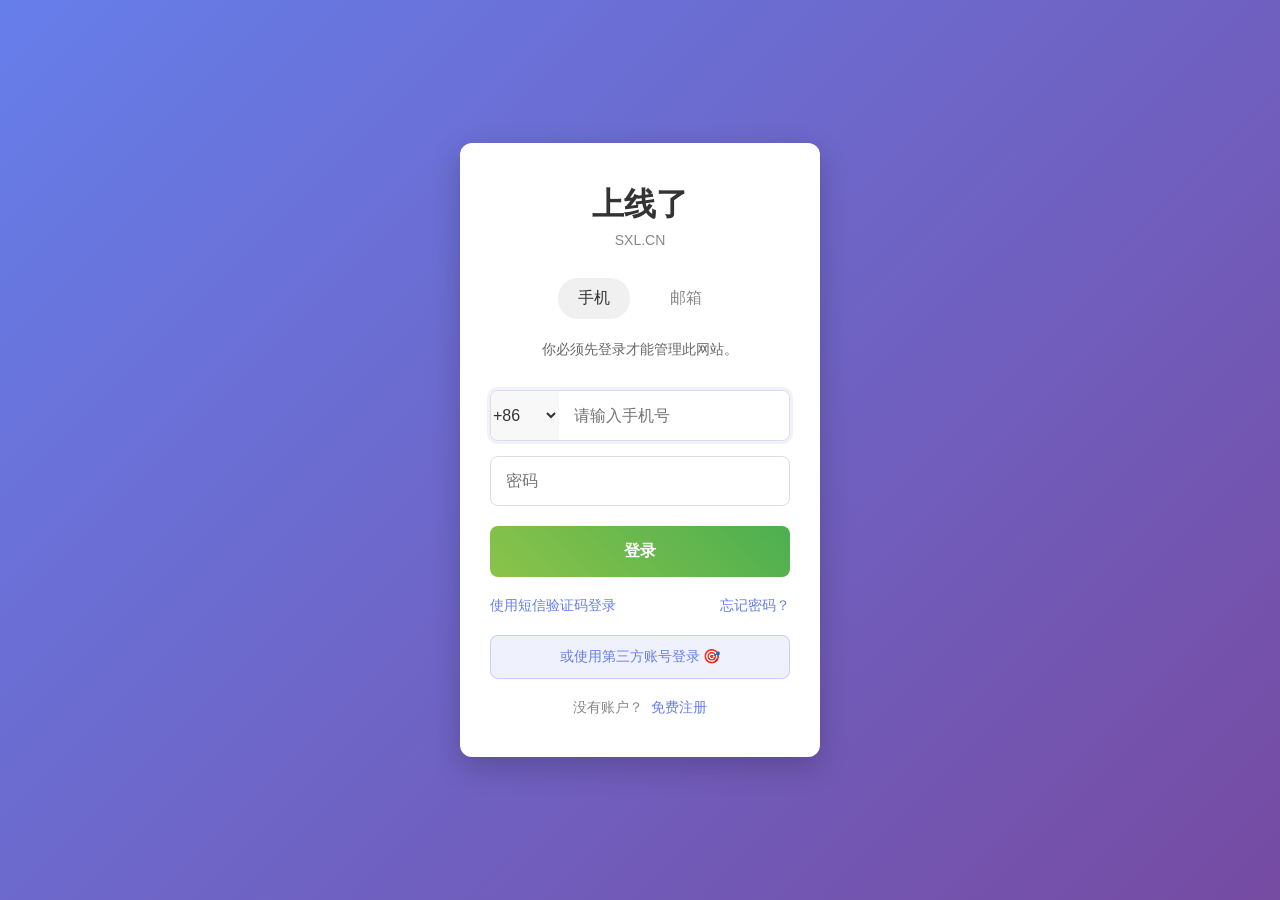
<file: chengxu/index.html>
<!DOCTYPE html>
<html lang="zh-CN">
<head>
    <meta charset="UTF-8">
    <meta name="viewport" content="width=device-width, initial-scale=1.0">
    <title>上线了 - 登录</title>
    <link rel="stylesheet" href="style.css">
</head>
<body>
    <div class="container">
        <div class="login-box">
            <!-- 品牌标识 -->
            <div class="brand">
                <h1>上线了</h1>
                <p class="domain">SXL.CN</p>
            </div>
            
            <!-- 平台选择 -->
            <div class="platform-tabs">
                <button class="tab active">手机</button>
                <button class="tab">邮箱</button>
            </div>
            
            <!-- 提示文字 -->
            <p class="login-tip">你必须先登录才能管理此网站。</p>
            
            <!-- 登录表单 -->
            <form class="login-form" id="loginForm">
                <div class="phone-input-group">
                    <select class="country-code">
                        <option value="+86">+86</option>
                        <option value="+1">+1</option>
                        <option value="+44">+44</option>
                    </select>
                    <input type="tel" class="phone-input" placeholder="请输入手机号" required>
                </div>
                
                <div class="input-group">
                    <input type="password" class="password-input" placeholder="密码" required>
                </div>
                
                <button type="submit" class="login-btn">登录</button>
            </form>
            
            <!-- 辅助链接 -->
            <div class="helper-links">
                <a href="#" class="sms-login">使用短信验证码登录</a>
                <a href="#" class="forgot-password">忘记密码？</a>
            </div>
            
            <!-- 第三方登录 -->
            <div class="third-party">
                <button class="wechat-login">
                    或使用第三方账号登录 🎯
                </button>
            </div>
            
            <!-- 注册链接 -->
            <div class="register-link">
                <span>没有账户？</span>
                <a href="register.html">免费注册</a>
            </div>
        </div>
    </div>
    
    <script src="script.js"></script>
</body>
</html>
</file>
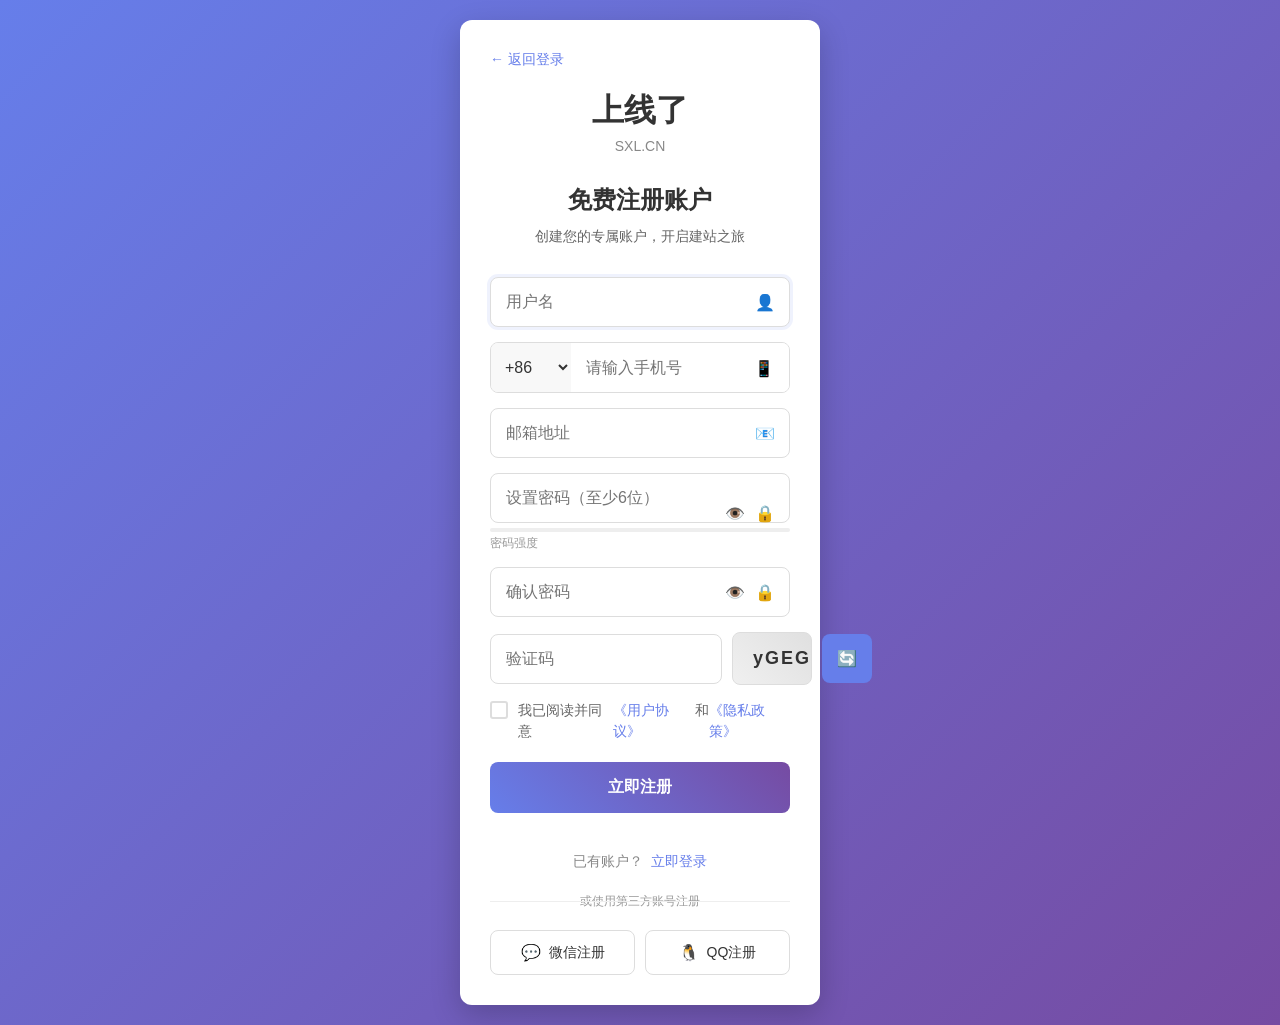
<file: chengxu/register.html>
<!DOCTYPE html>
<html lang="zh-CN">
<head>
    <meta charset="UTF-8">
    <meta name="viewport" content="width=device-width, initial-scale=1.0">
    <title>上线了 - 免费注册</title>
    <link rel="stylesheet" href="style.css">
    <link rel="stylesheet" href="register.css">
</head>
<body>
    <div class="container">
        <div class="register-box">
            <!-- 返回登录链接 -->
            <div class="back-to-login">
                <a href="index.html">← 返回登录</a>
            </div>
            
            <!-- 品牌标识 -->
            <div class="brand">
                <h1>上线了</h1>
                <p class="domain">SXL.CN</p>
            </div>
            
            <!-- 标题 -->
            <h2 class="register-title">免费注册账户</h2>
            <p class="register-subtitle">创建您的专属账户，开启建站之旅</p>
            
            <!-- 注册表单 -->
            <form class="register-form" id="registerForm">
                <!-- 用户名 -->
                <div class="input-group">
                    <input type="text" class="form-input" id="username" placeholder="用户名" required>
                    <span class="input-icon">👤</span>
                </div>
                
                <!-- 手机号 -->
                <div class="phone-input-group">
                    <select class="country-code">
                        <option value="+86">+86</option>
                        <option value="+1">+1</option>
                        <option value="+44">+44</option>
                        <option value="+81">+81</option>
                        <option value="+82">+82</option>
                    </select>
                    <input type="tel" class="phone-input" placeholder="请输入手机号" required>
                    <span class="input-icon">📱</span>
                </div>
                
                <!-- 邮箱 -->
                <div class="input-group">
                    <input type="email" class="form-input" id="email" placeholder="邮箱地址" required>
                    <span class="input-icon">📧</span>
                </div>
                
                <!-- 密码 -->
                <div class="input-group">
                    <input type="password" class="form-input" id="password" placeholder="设置密码（至少6位）" required>
                    <span class="input-icon">🔒</span>
                    <span class="password-toggle" onclick="togglePassword('password')">👁️</span>
                </div>
                
                <!-- 确认密码 -->
                <div class="input-group">
                    <input type="password" class="form-input" id="confirmPassword" placeholder="确认密码" required>
                    <span class="input-icon">🔒</span>
                    <span class="password-toggle" onclick="togglePassword('confirmPassword')">👁️</span>
                </div>
                
                <!-- 验证码 -->
                <div class="captcha-group">
                    <input type="text" class="captcha-input" placeholder="验证码" required>
                    <div class="captcha-image" id="captchaImage">ABCD</div>
                    <button type="button" class="refresh-captcha" onclick="refreshCaptcha()">🔄</button>
                </div>
                
                <!-- 协议同意 -->
                <div class="agreement-group">
                    <label class="checkbox-label">
                        <input type="checkbox" id="agreement" required>
                        <span class="checkmark"></span>
                        我已阅读并同意
                        <a href="#" class="link">《用户协议》</a>
                        和
                        <a href="#" class="link">《隐私政策》</a>
                    </label>
                </div>
                
                <!-- 注册按钮 -->
                <button type="submit" class="register-btn">立即注册</button>
            </form>
            
            <!-- 已有账户 -->
            <div class="login-link">
                <span>已有账户？</span>
                <a href="index.html">立即登录</a>
            </div>
            
            <!-- 第三方注册 -->
            <div class="third-party-register">
                <div class="divider">
                    <span>或使用第三方账号注册</span>
                </div>
                
                <div class="social-buttons">
                    <button class="social-btn wechat-btn">
                        <span class="social-icon">💬</span>
                        微信注册
                    </button>
                    <button class="social-btn qq-btn">
                        <span class="social-icon">🐧</span>
                        QQ注册
                    </button>
                </div>
            </div>
        </div>
    </div>
    
    <script src="register.js"></script>
</body>
</html>
</file>
<file: chengxu/style.css>
* {
    margin: 0;
    padding: 0;
    box-sizing: border-box;
}

body {
    font-family: -apple-system, BlinkMacSystemFont, 'Segoe UI', 'PingFang SC', 'Hiragino Sans GB', 'Microsoft YaHei', sans-serif;
    background: linear-gradient(135deg, #667eea 0%, #764ba2 100%);
    min-height: 100vh;
    display: flex;
    align-items: center;
    justify-content: center;
}

.container {
    width: 100%;
    max-width: 400px;
    padding: 20px;
}

.login-box {
    background: white;
    border-radius: 12px;
    padding: 40px 30px;
    box-shadow: 0 10px 30px rgba(0, 0, 0, 0.2);
    text-align: center;
}

/* 品牌标识 */
.brand h1 {
    font-size: 32px;
    font-weight: bold;
    color: #333;
    margin-bottom: 5px;
}

.brand .domain {
    font-size: 14px;
    color: #888;
    margin-bottom: 30px;
}

/* 平台选择标签 */
.platform-tabs {
    display: flex;
    justify-content: center;
    margin-bottom: 20px;
    gap: 20px;
}

.tab {
    background: none;
    border: none;
    padding: 10px 20px;
    font-size: 16px;
    color: #888;
    cursor: pointer;
    border-radius: 20px;
    transition: all 0.3s ease;
}

.tab.active {
    background: #f0f0f0;
    color: #333;
}

.tab:hover {
    background: #f5f5f5;
}

/* 提示文字 */
.login-tip {
    color: #666;
    font-size: 14px;
    margin-bottom: 30px;
    line-height: 1.5;
}

/* 表单样式 */
.login-form {
    margin-bottom: 20px;
}

.phone-input-group {
    display: flex;
    margin-bottom: 15px;
    border: 1px solid #ddd;
    border-radius: 8px;
    overflow: hidden;
    background: white;
}

.country-code {
    border: none;
    padding: 15px 10px;
    background: #f8f8f8;
    font-size: 16px;
    color: #333;
    cursor: pointer;
    outline: none;
    min-width: 80px;
}

.phone-input {
    flex: 1;
    border: none;
    padding: 15px;
    font-size: 16px;
    outline: none;
}

.input-group {
    margin-bottom: 20px;
}

.password-input {
    width: 100%;
    padding: 15px;
    border: 1px solid #ddd;
    border-radius: 8px;
    font-size: 16px;
    outline: none;
    transition: border-color 0.3s ease;
}

.password-input:focus,
.phone-input:focus {
    border-color: #667eea;
}

/* 登录按钮 */
.login-btn {
    width: 100%;
    padding: 15px;
    background: linear-gradient(45deg, #8bc34a, #4caf50);
    color: white;
    border: none;
    border-radius: 8px;
    font-size: 16px;
    font-weight: bold;
    cursor: pointer;
    transition: all 0.3s ease;
}

.login-btn:hover {
    background: linear-gradient(45deg, #7cb342, #43a047);
    transform: translateY(-1px);
    box-shadow: 0 4px 12px rgba(76, 175, 80, 0.3);
}

/* 辅助链接 */
.helper-links {
    display: flex;
    justify-content: space-between;
    margin-bottom: 20px;
}

.helper-links a {
    color: #667eea;
    text-decoration: none;
    font-size: 14px;
    transition: color 0.3s ease;
}

.helper-links a:hover {
    color: #5a6fd8;
    text-decoration: underline;
}

/* 第三方登录 */
.third-party {
    margin-bottom: 20px;
}

.wechat-login {
    width: 100%;
    padding: 12px;
    background: rgba(102, 126, 234, 0.1);
    color: #667eea;
    border: 1px solid rgba(102, 126, 234, 0.3);
    border-radius: 8px;
    font-size: 14px;
    cursor: pointer;
    transition: all 0.3s ease;
}

.wechat-login:hover {
    background: rgba(102, 126, 234, 0.2);
}

/* 注册链接 */
.register-link {
    color: #888;
    font-size: 14px;
}

.register-link a {
    color: #667eea;
    text-decoration: none;
    margin-left: 5px;
}

.register-link a:hover {
    text-decoration: underline;
}

/* 响应式设计 */
@media (max-width: 480px) {
    .container {
        padding: 10px;
    }
    
    .login-box {
        padding: 30px 20px;
    }
    
    .brand h1 {
        font-size: 28px;
    }
    
    .helper-links {
        flex-direction: column;
        gap: 10px;
        text-align: center;
    }
}

/* 输入框聚焦动画 */
.phone-input-group:focus-within {
    border-color: #667eea;
    box-shadow: 0 0 0 3px rgba(102, 126, 234, 0.1);
}

.password-input:focus {
    box-shadow: 0 0 0 3px rgba(102, 126, 234, 0.1);
}
</file>
<file: chengxu/register.css>
/* 注册页面专用样式 */

/* 注册盒子样式 */
.register-box {
    background: white;
    border-radius: 12px;
    padding: 30px;
    box-shadow: 0 10px 30px rgba(0, 0, 0, 0.2);
    text-align: center;
    max-width: 450px;
    margin: 0 auto;
}

/* 返回登录链接 */
.back-to-login {
    text-align: left;
    margin-bottom: 20px;
}

.back-to-login a {
    color: #667eea;
    text-decoration: none;
    font-size: 14px;
    transition: color 0.3s ease;
}

.back-to-login a:hover {
    color: #5a6fd8;
    text-decoration: underline;
}

/* 注册标题 */
.register-title {
    font-size: 24px;
    color: #333;
    margin: 20px 0 10px;
    font-weight: 600;
}

.register-subtitle {
    color: #666;
    font-size: 14px;
    margin-bottom: 30px;
    line-height: 1.5;
}

/* 表单样式 */
.register-form {
    margin-bottom: 20px;
}

.input-group {
    position: relative;
    margin-bottom: 15px;
}

.form-input {
    width: 100%;
    padding: 15px 40px 15px 15px;
    border: 1px solid #ddd;
    border-radius: 8px;
    font-size: 16px;
    outline: none;
    transition: border-color 0.3s ease;
    box-sizing: border-box;
}

.form-input:focus {
    border-color: #667eea;
    box-shadow: 0 0 0 3px rgba(102, 126, 234, 0.1);
}

/* 输入框图标 */
.input-icon {
    position: absolute;
    right: 15px;
    top: 50%;
    transform: translateY(-50%);
    font-size: 16px;
    color: #999;
    pointer-events: none;
}

/* 密码显示/隐藏按钮 */
.password-toggle {
    position: absolute;
    right: 45px;
    top: 50%;
    transform: translateY(-50%);
    font-size: 16px;
    color: #999;
    cursor: pointer;
    transition: color 0.3s ease;
}

.password-toggle:hover {
    color: #667eea;
}

/* 手机号输入组 */
.phone-input-group {
    display: flex;
    margin-bottom: 15px;
    border: 1px solid #ddd;
    border-radius: 8px;
    overflow: hidden;
    background: white;
    position: relative;
}

.phone-input-group .country-code {
    border: none;
    padding: 15px 10px;
    background: #f8f8f8;
    font-size: 16px;
    color: #333;
    cursor: pointer;
    outline: none;
    min-width: 80px;
}

.phone-input-group .phone-input {
    flex: 1;
    border: none;
    padding: 15px 40px 15px 15px;
    font-size: 16px;
    outline: none;
}

.phone-input-group:focus-within {
    border-color: #667eea;
    box-shadow: 0 0 0 3px rgba(102, 126, 234, 0.1);
}

.phone-input-group .input-icon {
    position: absolute;
    right: 15px;
    top: 50%;
    transform: translateY(-50%);
}

/* 验证码组 */
.captcha-group {
    display: flex;
    gap: 10px;
    margin-bottom: 15px;
    align-items: center;
}

.captcha-input {
    flex: 1;
    padding: 15px;
    border: 1px solid #ddd;
    border-radius: 8px;
    font-size: 16px;
    outline: none;
    transition: border-color 0.3s ease;
}

.captcha-input:focus {
    border-color: #667eea;
    box-shadow: 0 0 0 3px rgba(102, 126, 234, 0.1);
}

.captcha-image {
    background: linear-gradient(45deg, #f0f0f0, #e0e0e0);
    border: 1px solid #ddd;
    border-radius: 8px;
    padding: 15px 20px;
    font-size: 18px;
    font-weight: bold;
    color: #333;
    letter-spacing: 2px;
    user-select: none;
    min-width: 80px;
    text-align: center;
}

.refresh-captcha {
    background: #667eea;
    color: white;
    border: none;
    border-radius: 8px;
    padding: 15px;
    font-size: 16px;
    cursor: pointer;
    transition: background 0.3s ease;
    min-width: 50px;
}

.refresh-captcha:hover {
    background: #5a6fd8;
}

/* 协议同意 */
.agreement-group {
    margin-bottom: 20px;
    text-align: left;
}

.checkbox-label {
    display: flex;
    align-items: flex-start;
    font-size: 14px;
    color: #666;
    cursor: pointer;
    line-height: 1.5;
}

.checkbox-label input[type="checkbox"] {
    display: none;
}

.checkmark {
    width: 18px;
    height: 18px;
    border: 2px solid #ddd;
    border-radius: 3px;
    margin-right: 10px;
    flex-shrink: 0;
    position: relative;
    transition: all 0.3s ease;
    margin-top: 1px;
}

.checkbox-label input[type="checkbox"]:checked + .checkmark {
    background: #667eea;
    border-color: #667eea;
}

.checkbox-label input[type="checkbox"]:checked + .checkmark::after {
    content: "✓";
    position: absolute;
    color: white;
    font-size: 12px;
    top: 50%;
    left: 50%;
    transform: translate(-50%, -50%);
}

.checkbox-label .link {
    color: #667eea;
    text-decoration: none;
}

.checkbox-label .link:hover {
    text-decoration: underline;
}

/* 注册按钮 */
.register-btn {
    width: 100%;
    padding: 15px;
    background: linear-gradient(45deg, #667eea, #764ba2);
    color: white;
    border: none;
    border-radius: 8px;
    font-size: 16px;
    font-weight: bold;
    cursor: pointer;
    transition: all 0.3s ease;
    margin-bottom: 20px;
}

.register-btn:hover {
    background: linear-gradient(45deg, #5a6fd8, #6a4190);
    transform: translateY(-1px);
    box-shadow: 0 4px 12px rgba(102, 126, 234, 0.3);
}

.register-btn:disabled {
    background: #ccc;
    cursor: not-allowed;
    transform: none;
}

/* 登录链接 */
.login-link {
    color: #888;
    font-size: 14px;
    margin-bottom: 20px;
}

.login-link a {
    color: #667eea;
    text-decoration: none;
    margin-left: 5px;
}

.login-link a:hover {
    text-decoration: underline;
}

/* 第三方注册 */
.third-party-register {
    margin-top: 20px;
}

.divider {
    position: relative;
    text-align: center;
    margin: 20px 0;
}

.divider::before {
    content: '';
    position: absolute;
    top: 50%;
    left: 0;
    right: 0;
    height: 1px;
    background: #eee;
}

.divider span {
    background: white;
    padding: 0 15px;
    font-size: 12px;
    color: #999;
}

.social-buttons {
    display: flex;
    gap: 10px;
}

.social-btn {
    flex: 1;
    padding: 12px;
    border: 1px solid #ddd;
    border-radius: 8px;
    background: white;
    color: #333;
    font-size: 14px;
    cursor: pointer;
    transition: all 0.3s ease;
    display: flex;
    align-items: center;
    justify-content: center;
    gap: 8px;
}

.social-btn:hover {
    background: #f5f5f5;
    border-color: #ccc;
}

.wechat-btn:hover {
    background: rgba(7, 193, 96, 0.1);
    border-color: #07c160;
    color: #07c160;
}

.qq-btn:hover {
    background: rgba(18, 183, 245, 0.1);
    border-color: #12b7f5;
    color: #12b7f5;
}

.social-icon {
    font-size: 16px;
}

/* 错误信息样式 */
.error-message {
    color: #ff4757;
    font-size: 12px;
    margin-top: 5px;
    text-align: left;
    display: flex;
    align-items: center;
    gap: 5px;
}

.error-message::before {
    content: "⚠️";
    font-size: 12px;
}

/* 响应式设计 */
@media (max-width: 480px) {
    .register-box {
        padding: 20px;
        margin: 10px;
    }
    
    .register-title {
        font-size: 20px;
    }
    
    .captcha-group {
        flex-direction: column;
        gap: 10px;
    }
    
    .captcha-image {
        width: 100%;
    }
    
    .social-buttons {
        flex-direction: column;
    }
}

/* 成功动画 */
.success-animation {
    position: fixed;
    top: 50%;
    left: 50%;
    transform: translate(-50%, -50%);
    background: rgba(0, 0, 0, 0.8);
    color: white;
    padding: 20px 40px;
    border-radius: 10px;
    font-size: 16px;
    z-index: 1000;
    animation: fadeInOut 3s ease-in-out;
}

@keyframes fadeInOut {
    0%, 100% { opacity: 0; }
    10%, 90% { opacity: 1; }
}
</file>
